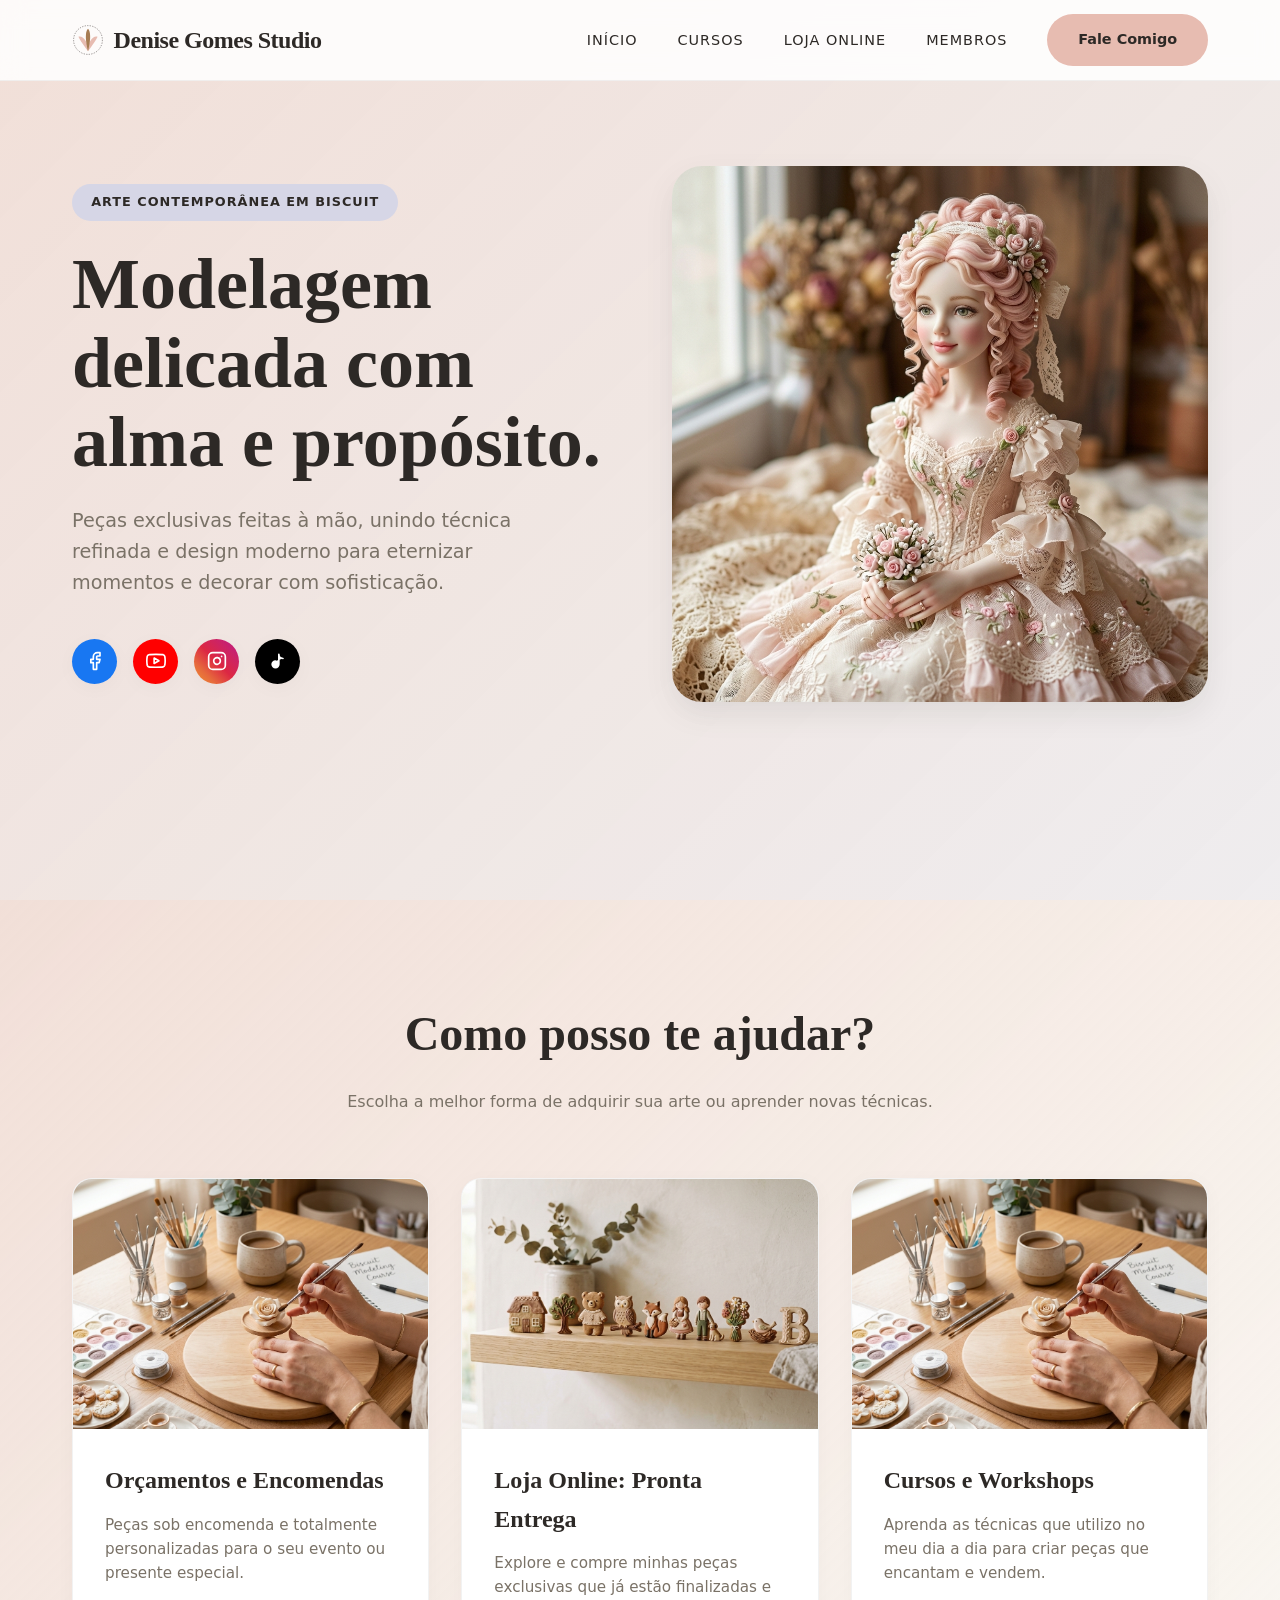
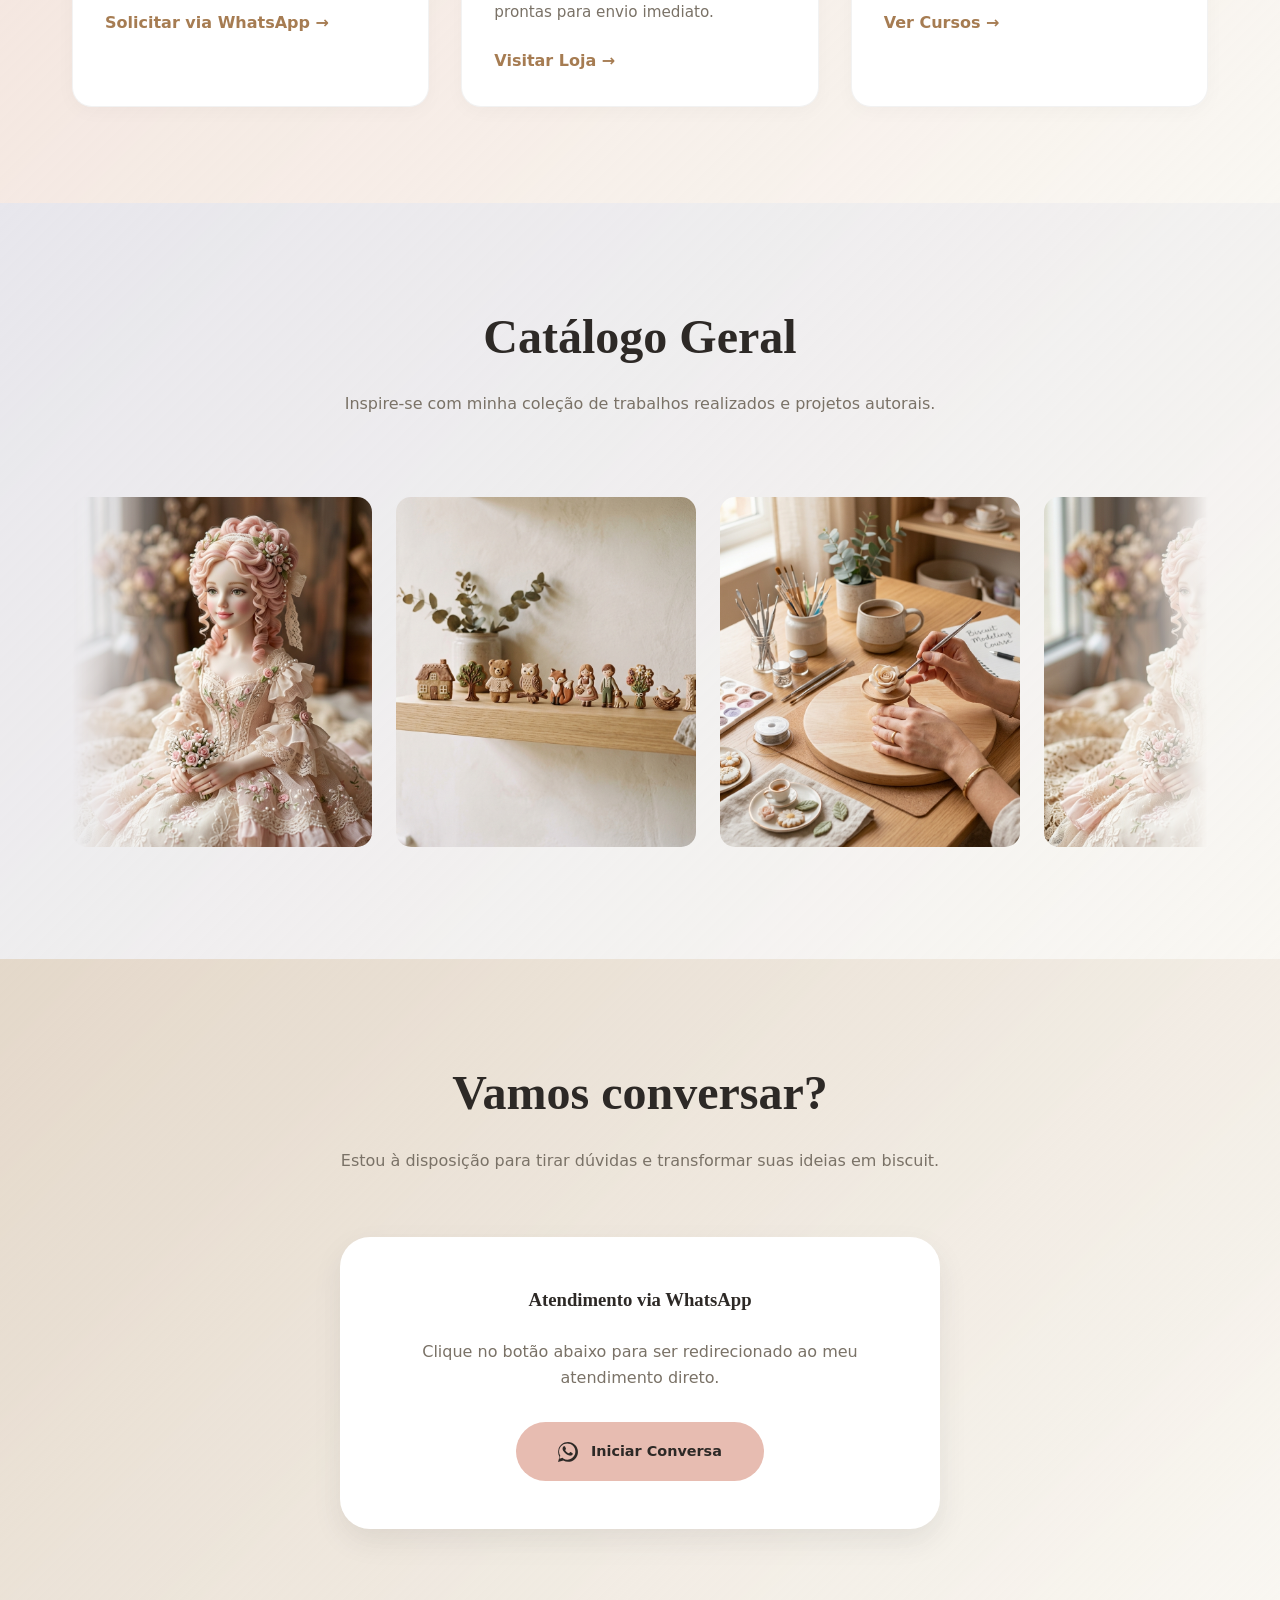
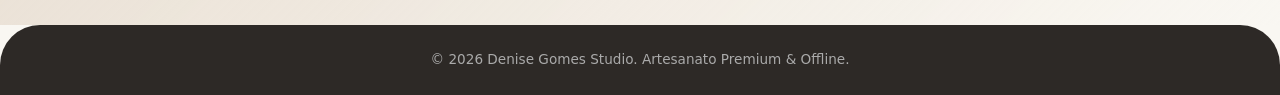
<file: index.html>
<!DOCTYPE html>
<html lang="pt-BR">

<head>
    <meta charset="UTF-8">
    <meta name="viewport" content="width=device-width, initial-scale=1.0">
    <title>Denise Gomes Studio | Modelagem em Biscuit & Arte Personalizada</title>
    <meta name="description"
        content="Estúdio de biscuit premium por Denise Gomes. Orçamentos de peças personalizadas, loja online e cursos de modelagem.">
    <link rel="icon" type="image/svg+xml" href="assets/images/logo.svg">
    <link rel="stylesheet" href="assets/css/style.css">
</head>

<body>
    <!-- Floating Background SVGs Container -->
    <div id="floating-bg"></div>

    <!-- Navigation -->
    <header id="header">
        <div class="container">
            <nav>
                <div class="logo">
                    <img src="assets/images/logo.svg" alt="Logo Denise Gomes Studio" class="logo-icon">
                    Denise Gomes Studio
                </div>
                <div class="mobile-menu-toggle" aria-label="Abrir menu">
                    <span></span>
                    <span></span>
                    <span></span>
                </div>
                <div class="nav-menu">
                    <ul class="nav-links">
                        <li><a href="#" class="nav-link">Início</a></li>
                        <li><a href="cursos/index.html" class="nav-link">Cursos</a></li>
                        <li><a href="loja/index.html" class="nav-link">Loja Online</a></li>
                        <li><a href="membros/index.html" class="nav-link">Membros</a></li>
                    </ul>
                    <a href="#contatos" class="btn-cta nav-link">Fale Comigo</a>
                </div>
            </nav>
        </div>
    </header>

    <!-- SPA Content Container -->
    <main id="app-content" class="page-entering">

        <!-- Hero Section -->
        <section class="hero" id="home">
            <div class="container">
                <div class="hero-wrapper">
                    <div class="hero-content">
                        <span class="hero-tag animate-on-load delay-1">Arte Contemporânea em Biscuit</span>

                        <!-- Mobile Image -->
                        <div class="hero-image mobile-only animate-on-load delay-2">
                            <img src="assets/images/hero.png" alt="Escultura em Biscuit Denise Gomes">
                        </div>

                        <h1 class="animate-on-load delay-3">Modelagem delicada com alma e propósito.</h1>
                        <p class="animate-on-load delay-4">Peças exclusivas feitas à mão, unindo técnica refinada e
                            design moderno para eternizar
                            momentos e decorar com sofisticação.</p>
                        <div class="hero-social-buttons animate-on-load delay-5">
                            <a href="https://www.facebook.com/denisegomesbiscuit/" class="social-btn facebook"
                                aria-label="Facebook">
                                <svg viewBox="0 0 24 24" width="24" height="24" stroke="currentColor" stroke-width="2"
                                    fill="none" stroke-linecap="round" stroke-linejoin="round">
                                    <path d="M18 2h-3a5 5 0 0 0-5 5v3H7v4h3v8h4v-8h3l1-4h-4V7a1 1 0 0 1 1-1h3z"></path>
                                </svg>
                            </a>
                            <a href="https://www.youtube.com/@denisegomestudio" class="social-btn youtube"
                                aria-label="YouTube">
                                <svg viewBox="0 0 24 24" width="24" height="24" stroke="currentColor" stroke-width="2"
                                    fill="none" stroke-linecap="round" stroke-linejoin="round">
                                    <path
                                        d="M22.54 6.42a2.78 2.78 0 0 0-1.94-2C18.88 4 12 4 12 4s-6.88 0-8.6.46a2.78 2.78 0 0 0-1.94 2A29 29 0 0 0 1 11.75a29 29 0 0 0 .46 5.33A2.78 2.78 0 0 0 3.4 19c1.72.46 8.6.46 8.6.46s6.88 0 8.6-.46a2.78 2.78 0 0 0 1.94-2 29 29 0 0 0 .46-5.25 29 29 0 0 0-.46-5.33z">
                                    </path>
                                    <polygon points="9.75 15.02 15.5 11.75 9.75 8.48 9.75 15.02"></polygon>
                                </svg>
                            </a>
                            <a href="https://www.instagram.com/denisegomestudio/" class="social-btn instagram"
                                aria-label="Instagram">
                                <svg viewBox="0 0 24 24" width="24" height="24" stroke="currentColor" stroke-width="2"
                                    fill="none" stroke-linecap="round" stroke-linejoin="round">
                                    <rect x="2" y="2" width="20" height="20" rx="5" ry="5"></rect>
                                    <path d="M16 11.37A4 4 0 1 1 12.63 8 4 4 0 0 1 16 11.37z"></path>
                                    <line x1="17.5" y1="6.5" x2="17.51" y2="6.5"></line>
                                </svg>
                            </a>
                            <a href="https://www.tiktok.com/@denisegomestudio" class="social-btn tiktok"
                                aria-label="TikTok">
                                <svg viewBox="0 0 24 24" width="24" height="24" stroke="currentColor" stroke-width="2"
                                    fill="none" stroke-linecap="round" stroke-linejoin="round">
                                    <path d="M9 12a4 4 0 1 0 4 4V4a5 5 0 0 0 5 5"></path>
                                </svg>
                            </a>
                            <!--<a href="#" class="social-btn pinterest" aria-label="Pinterest">
                                <svg viewBox="0 0 24 24" width="24" height="24" stroke="currentColor" stroke-width="2"
                                    fill="none" stroke-linecap="round" stroke-linejoin="round">
                                    <path
                                        d="M8 22V9.5C8 7 10 5 12.5 5 15.5 5 17 7 17 9.5 17 12.5 15 14.5 12.5 14.5 11 14.5 10 13.5 10 13.5L8 22">
                                    </path>
                                </svg>
                            </a>-->
                        </div>
                    </div>
                    <!-- Desktop Image -->
                    <div class="hero-image desktop-only animate-on-load delay-3">
                        <img src="assets/images/hero.png" alt="Escultura em Biscuit Denise Gomes">
                    </div>
                </div>
            </div>
        </section>

        <!-- Services Section -->
        <section class="section-padding bg-gradient-1" id="servicos">
            <div class="container">
                <div class="section-title">
                    <h2>Como posso te ajudar?</h2>
                    <p>Escolha a melhor forma de adquirir sua arte ou aprender novas técnicas.</p>
                </div>
                <div class="course-grid">
                    <!-- WhatsApp Encomendas -->
                    <div class="course-card">
                        <div class="course-img">
                            <img src="assets/images/workshop.png" alt="Orçamentos de Biscuit">
                        </div>
                        <div class="course-info">
                            <h3>Orçamentos e Encomendas</h3>
                            <p>Peças sob encomenda e totalmente personalizadas para o seu evento ou presente especial.
                            </p>
                            <a href="https://api.whatsapp.com/send?phone=5511999999999&text=Olá! Gostaria de um orçamento para uma peça personalizada."
                                class="social-icon-link" style="color: var(--accent-color); font-weight: 700;">Solicitar
                                via WhatsApp →</a>
                        </div>
                    </div>
                    <!-- Loja Online -->
                    <div class="course-card">
                        <div class="course-img">
                            <img src="assets/images/gallery1.png" alt="Loja Online Biscuit">
                        </div>
                        <div class="course-info">
                            <h3>Loja Online: Pronta Entrega</h3>
                            <p>Explore e compre minhas peças exclusivas que já estão finalizadas e prontas para envio
                                imediato.</p>
                            <a href="loja/index.html" style="color: var(--accent-color); font-weight: 700;">Visitar Loja
                                →</a>
                        </div>
                    </div>
                    <!-- Cursos -->
                    <div class="course-card">
                        <div class="course-img">
                            <img src="assets/images/workshop.png" alt="Cursos de Biscuit">
                        </div>
                        <div class="course-info">
                            <h3>Cursos e Workshops</h3>
                            <p>Aprenda as técnicas que utilizo no meu dia a dia para criar peças que encantam e vendem.
                            </p>
                            <a href="cursos/index.html" style="color: var(--accent-color); font-weight: 700;">Ver Cursos
                                →</a>
                        </div>
                    </div>
                </div>
            </div>
        </section>

        <!-- Gallery Section (Infinite Slideshow) -->
        <section class="section-padding bg-gradient-2" id="galeria">
            <div class="container">
                <div class="section-title">
                    <h2>Catálogo Geral</h2>
                    <p>Inspire-se com minha coleção de trabalhos realizados e projetos autorais.</p>
                </div>
                <div class="marquee-wrapper">
                    <div class="marquee-content">
                        <div class="gallery-item"><img src="assets/images/hero.png" alt="Biscuit Moderno"></div>
                        <div class="gallery-item"><img src="assets/images/gallery1.png" alt="Biscuit Moderno"></div>
                        <div class="gallery-item"><img src="assets/images/workshop.png" alt="Biscuit Moderno"></div>
                        <div class="gallery-item"><img src="assets/images/hero.png" alt="Biscuit Moderno"></div>
                        <div class="gallery-item"><img src="assets/images/gallery1.png" alt="Biscuit Moderno"></div>
                        <!-- Duplicated for continuous effect -->
                        <div class="gallery-item"><img src="assets/images/hero.png" alt="Biscuit Moderno"></div>
                        <div class="gallery-item"><img src="assets/images/gallery1.png" alt="Biscuit Moderno"></div>
                        <div class="gallery-item"><img src="assets/images/workshop.png" alt="Biscuit Moderno"></div>
                        <div class="gallery-item"><img src="assets/images/hero.png" alt="Biscuit Moderno"></div>
                        <div class="gallery-item"><img src="assets/images/gallery1.png" alt="Biscuit Moderno"></div>
                    </div>
                </div>
            </div>
        </section>

        <!-- Contacts Section -->
        <section class="section-padding bg-gradient-3" id="contatos">
            <div class="container">
                <div class="section-title">
                    <h2>Vamos conversar?</h2>
                    <p>Estou à disposição para tirar dúvidas e transformar suas ideias em biscuit.</p>
                </div>
                <div
                    style="max-width: 600px; margin: 0 auto; background: var(--white); padding: 3rem; border-radius: 30px; box-shadow: var(--shadow-medium); text-align: center;">
                    <h3 style="margin-bottom: 1.5rem;">Atendimento via WhatsApp</h3>
                    <p style="margin-bottom: 2rem; color: var(--text-muted);">Clique no botão abaixo para ser
                        redirecionado ao meu atendimento direto.</p>
                    <a href="https://api.whatsapp.com/send?phone=5521994097767&text=Olá Denise! Vim pelo site e gostaria de falar sobre suas peças."
                        class="btn-cta"
                        style="display: inline-flex; align-items: center; gap: 0.8rem; padding: 1rem 2.5rem;">
                        <svg viewBox="0 0 24 24" style="width: 20px; fill: currentColor;">
                            <path
                                d="M.057 24l1.687-6.163c-1.041-1.804-1.588-3.849-1.587-5.946.003-6.556 5.338-11.891 11.893-11.891 3.181.001 6.167 1.24 8.413 3.488 2.246 2.248 3.484 5.232 3.484 8.412-.003 6.557-5.338 11.892-11.893 11.892-1.997-.001-3.951-.5-5.688-1.448l-6.309 1.656zm6.29-4.143c1.589.943 3.111 1.417 4.708 1.418 5.4 0 9.791-4.391 9.793-9.791.001-2.617-1.018-5.078-2.868-6.929-1.851-1.852-4.312-2.872-6.928-2.873-5.4 0-9.791 4.391-9.794 9.791 0 1.83.513 3.435 1.484 4.908l-.986 3.599 3.693-.969zm10.707-6.804c-.299-.15-1.768-.873-2.043-.973-.274-.1-.475-.15-.675.15-.2.3-.775 1.058-.95 1.258-.175.2-.35.225-.65.075-.3-.15-1.264-.467-2.408-1.488-.89-.793-1.49-1.772-1.665-2.072-.175-.3-.019-.463.13-.612.135-.133.299-.349.449-.524.15-.174.2-.299.3-.499.1-.2.05-.375-.025-.524-.075-.15-.675-1.623-.925-2.223-.244-.587-.491-.507-.675-.517-.174-.008-.375-.01-.575-.01-.2 0-.525.075-.8.375-.275.3-1.05 1.025-1.05 2.5s1.075 2.9 1.225 3.1c.15.2 2.113 3.226 5.12 4.526.714.309 1.272.494 1.708.633.717.228 1.368.196 1.884.119.575-.085 1.768-.723 2.018-1.423.25-.7.25-1.3.175-1.423-.075-.124-.275-.199-.575-.349z" />
                        </svg>
                        Iniciar Conversa
                    </a>
                </div>
            </div>
        </section>
    </main>

    <!-- Footer -->
    <footer>
        <div class="container">
            <div class="footer-bottom">
                <p>&copy; 2026 Denise Gomes Studio. Artesanato Premium & Offline.</p>
            </div>
        </div>
    </footer>

    <script src="assets/js/main.js"></script>
</body>

</html>
</file>
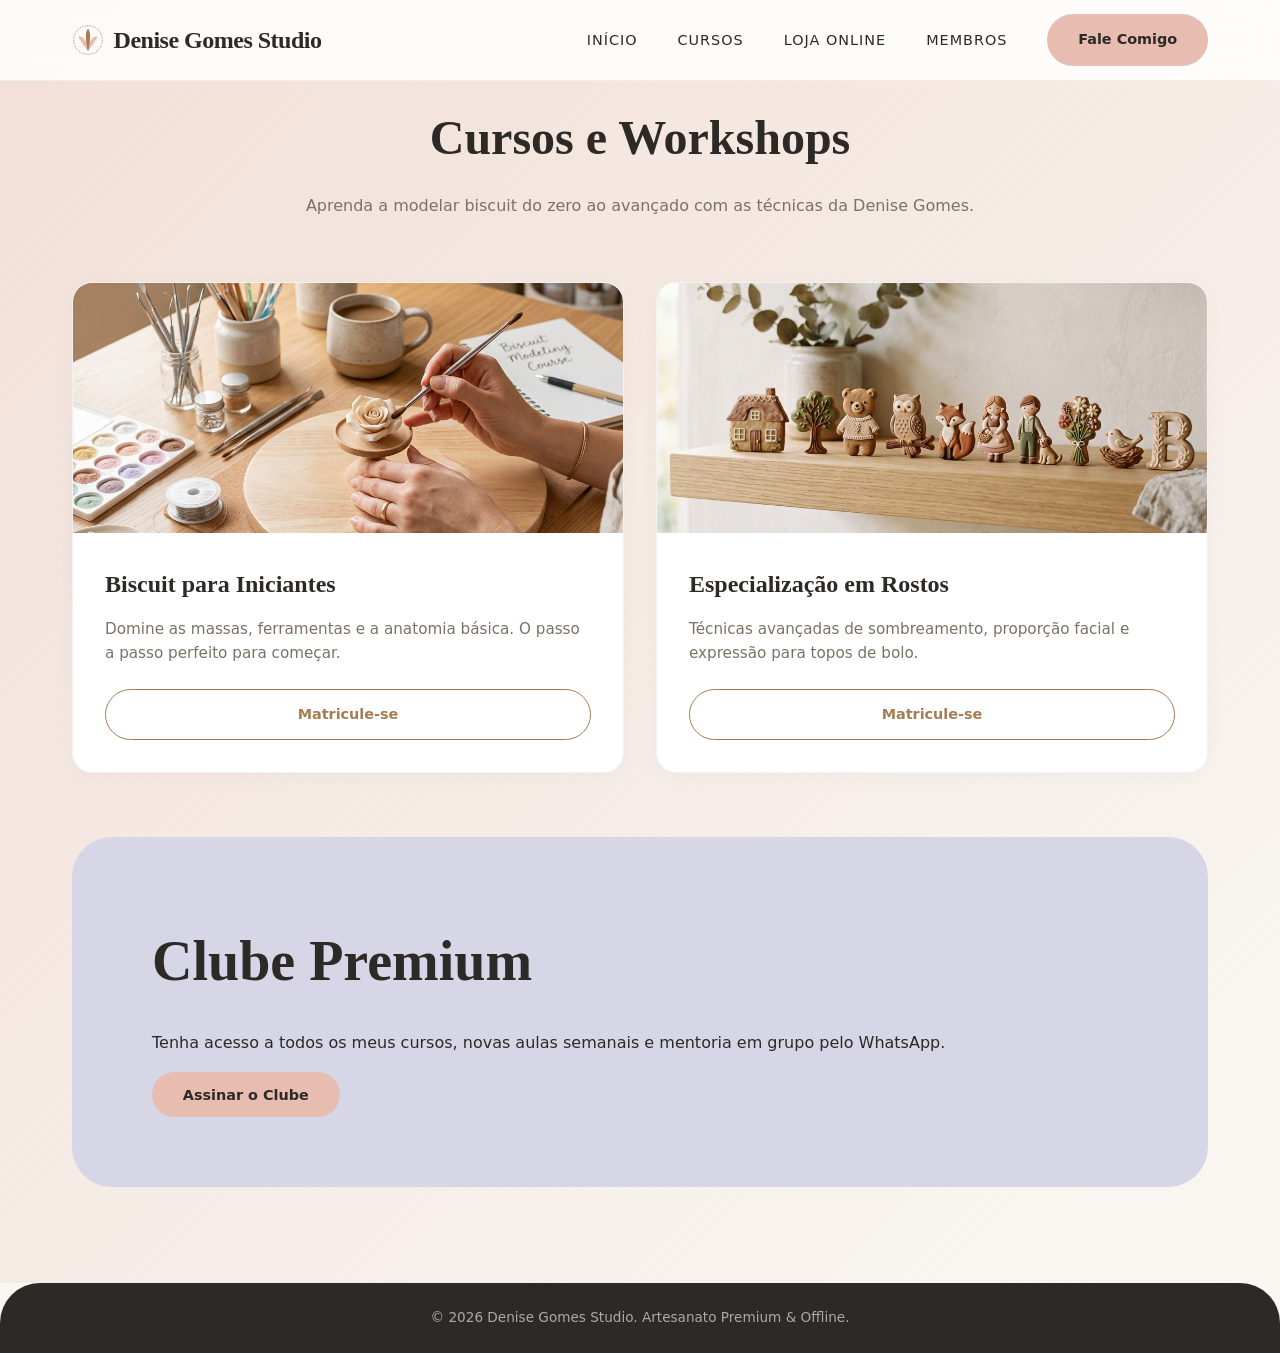
<file: cursos/index.html>
<!DOCTYPE html>
<html lang="pt-BR">
<head>
    <meta charset="UTF-8">
    <meta name="viewport" content="width=device-width, initial-scale=1.0">
    <title>Cursos & Workshops | Denise Gomes Studio</title>
    <meta name="description" content="Aprenda técnicas profissionais para criar peças impecáveis em biscuit.">
    <link rel="icon" type="image/svg+xml" href="../assets/images/logo.svg">
    <link rel="stylesheet" href="../assets/css/style.css">
</head>
<body>
    <!-- Floating Background SVGs Container -->
    <div id="floating-bg"></div>

    <!-- Navigation -->
    <header id="header">
        <div class="container">
            <nav>
                <div class="logo">
                    <img src="../assets/images/logo.svg" alt="Logo Denise Gomes Studio" class="logo-icon">
                    Denise Gomes Studio
                </div>
                <div class="mobile-menu-toggle" aria-label="Abrir menu">
                    <span></span>
                    <span></span>
                    <span></span>
                </div>
                <div class="nav-menu">
                    <ul class="nav-links">
                        <li><a href="../index.html" class="nav-link">Início</a></li>
                        <li><a href="index.html" class="nav-link">Cursos</a></li>
                        <li><a href="../loja/index.html" class="nav-link">Loja Online</a></li>
                        <li><a href="../membros/index.html" class="nav-link">Membros</a></li>
                    </ul>
                    <a href="../index.html#contatos" class="btn-cta nav-link">Fale Comigo</a>
                </div>
            </nav>
        </div>
    </header>

    <main id="app-content">
        <section class="bg-gradient-1" style="min-height: 80vh; padding: 100px 0 2rem 0;">
            <div class="container">
                <div class="section-title">
                    <h2 class="animate-on-load delay-1">Cursos e Workshops</h2>
                    <p class="animate-on-load delay-2">Aprenda a modelar biscuit do zero ao avançado com as técnicas da Denise Gomes.</p>
                </div>
                <div class="course-grid animate-on-load delay-3">
                    <div class="course-card">
                        <div class="course-img">
                            <img src="../assets/images/workshop.png" alt="Biscuit para Iniciantes">
                        </div>
                        <div class="course-info">
                            <h3>Biscuit para Iniciantes</h3>
                            <p>Domine as massas, ferramentas e a anatomia básica. O passo a passo perfeito para começar.</p>
                            <a href="#" class="btn-cta" style="display: block; text-align: center; background: transparent; border: 1px solid var(--accent-color); color: var(--accent-color);">Matricule-se</a>
                        </div>
                    </div>
                    <div class="course-card">
                        <div class="course-img">
                            <img src="../assets/images/gallery1.png" alt="Especialização em Rostos">
                        </div>
                        <div class="course-info">
                            <h3>Especialização em Rostos</h3>
                            <p>Técnicas avançadas de sombreamento, proporção facial e expressão para topos de bolo.</p>
                            <a href="#" class="btn-cta" style="display: block; text-align: center; background: transparent; border: 1px solid var(--accent-color); color: var(--accent-color);">Matricule-se</a>
                        </div>
                    </div>
                </div>

                <div class="membership animate-on-load delay-4" style="margin-top: 4rem;">
                    <div class="membership-content">
                        <h2>Clube Premium</h2>
                        <p>Tenha acesso a todos os meus cursos, novas aulas semanais e mentoria em grupo pelo WhatsApp.</p>
                        <br>
                        <a href="../membros/index.html" class="btn-cta">Assinar o Clube</a>
                    </div>
                </div>
            </div>
        </section>
    </main>

    <!-- Footer -->
    <footer>
        <div class="container">
            <div class="footer-bottom">
                <p>&copy; 2026 Denise Gomes Studio. Artesanato Premium & Offline.</p>
            </div>
        </div>
    </footer>

    <script src="../assets/js/main.js"></script>
</body>
</html>
</file>
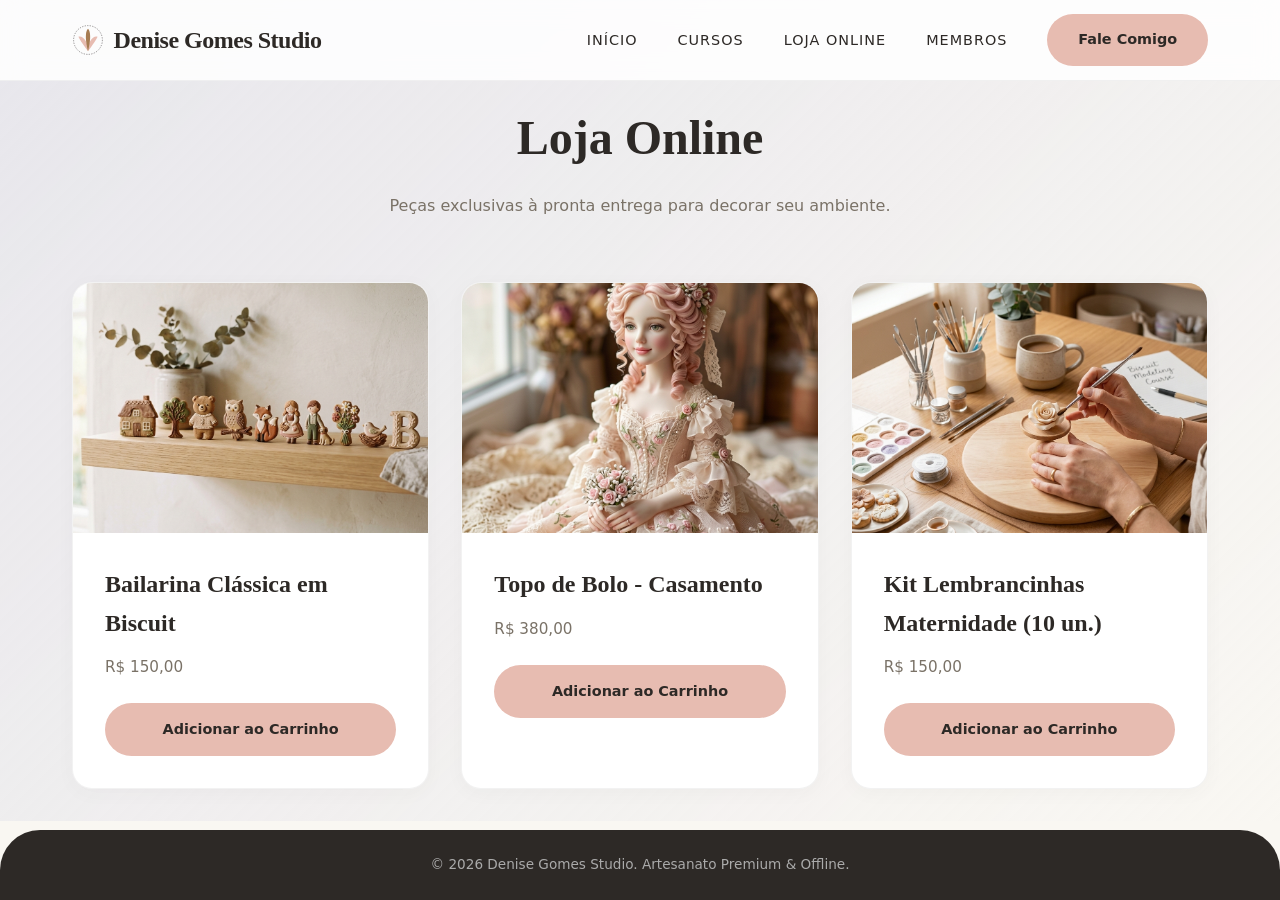
<file: loja/index.html>
<!DOCTYPE html>
<html lang="pt-BR">
<head>
    <meta charset="UTF-8">
    <meta name="viewport" content="width=device-width, initial-scale=1.0">
    <title>Loja Online | Denise Gomes Studio</title>
    <meta name="description" content="Compre peças exclusivas de biscuit à pronta entrega da Denise Gomes Studio.">
    <link rel="icon" type="image/svg+xml" href="../assets/images/logo.svg">
    <link rel="stylesheet" href="../assets/css/style.css">
</head>
<body>
    <!-- Floating Background SVGs Container -->
    <div id="floating-bg"></div>

    <!-- Navigation -->
    <header id="header">
        <div class="container">
            <nav>
                <div class="logo">
                    <img src="../assets/images/logo.svg" alt="Logo Denise Gomes Studio" class="logo-icon">
                    Denise Gomes Studio
                </div>
                <div class="mobile-menu-toggle" aria-label="Abrir menu">
                    <span></span>
                    <span></span>
                    <span></span>
                </div>
                <div class="nav-menu">
                    <ul class="nav-links">
                        <li><a href="../index.html" class="nav-link">Início</a></li>
                        <li><a href="../cursos/index.html" class="nav-link">Cursos</a></li>
                        <li><a href="index.html" class="nav-link">Loja Online</a></li>
                        <li><a href="../membros/index.html" class="nav-link">Membros</a></li>
                    </ul>
                    <a href="../index.html#contatos" class="btn-cta nav-link">Fale Comigo</a>
                </div>
            </nav>
        </div>
    </header>

    <main id="app-content">
        <section class="bg-gradient-2" style="min-height: 80vh; padding: 100px 0 2rem 0;">
            <div class="container">
                <div class="section-title">
                    <h2 class="animate-on-load delay-1">Loja Online</h2>
                    <p class="animate-on-load delay-2">Peças exclusivas à pronta entrega para decorar seu ambiente.</p>
                </div>
                <div class="course-grid animate-on-load delay-3">
                    <div class="course-card">
                        <div class="course-img">
                            <img src="../assets/images/gallery1.png" alt="Bailarina Clássica">
                        </div>
                        <div class="course-info">
                            <h3>Bailarina Clássica em Biscuit</h3>
                            <p>R$ 150,00</p>
                            <a href="#" class="btn-cta" style="display: block; text-align: center;">Adicionar ao Carrinho</a>
                        </div>
                    </div>
                    <div class="course-card">
                        <div class="course-img">
                            <img src="../assets/images/hero.png" alt="Topo de Bolo Casamento">
                        </div>
                        <div class="course-info">
                            <h3>Topo de Bolo - Casamento</h3>
                            <p>R$ 380,00</p>
                            <a href="#" class="btn-cta" style="display: block; text-align: center;">Adicionar ao Carrinho</a>
                        </div>
                    </div>
                    <div class="course-card">
                        <div class="course-img">
                            <img src="../assets/images/workshop.png" alt="Lembrancinha Maternidade">
                        </div>
                        <div class="course-info">
                            <h3>Kit Lembrancinhas Maternidade (10 un.)</h3>
                            <p>R$ 150,00</p>
                            <a href="#" class="btn-cta" style="display: block; text-align: center;">Adicionar ao Carrinho</a>
                        </div>
                    </div>
                </div>
            </div>
        </section>
    </main>

    <!-- Footer -->
    <footer>
        <div class="container">
            <div class="footer-bottom">
                <p>&copy; 2026 Denise Gomes Studio. Artesanato Premium & Offline.</p>
            </div>
        </div>
    </footer>

    <script src="../assets/js/main.js"></script>
</body>
</html>
</file>
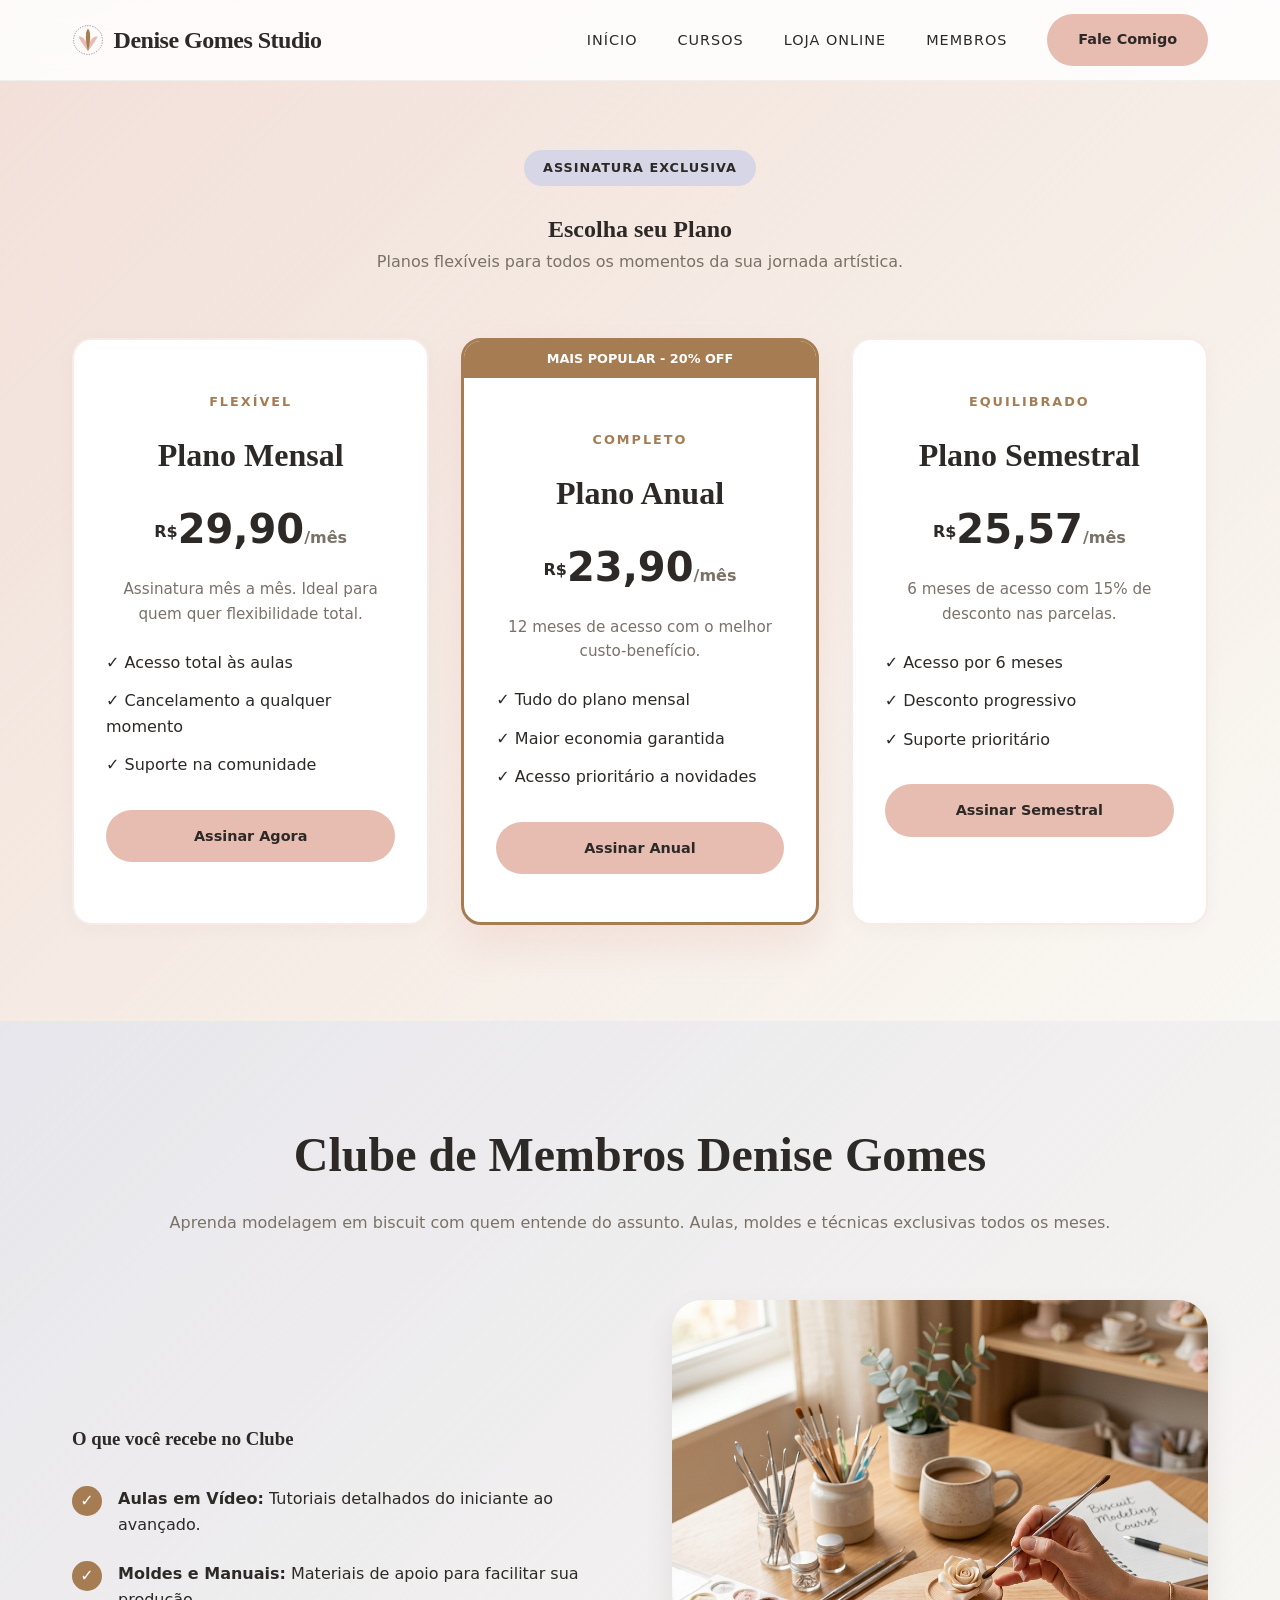
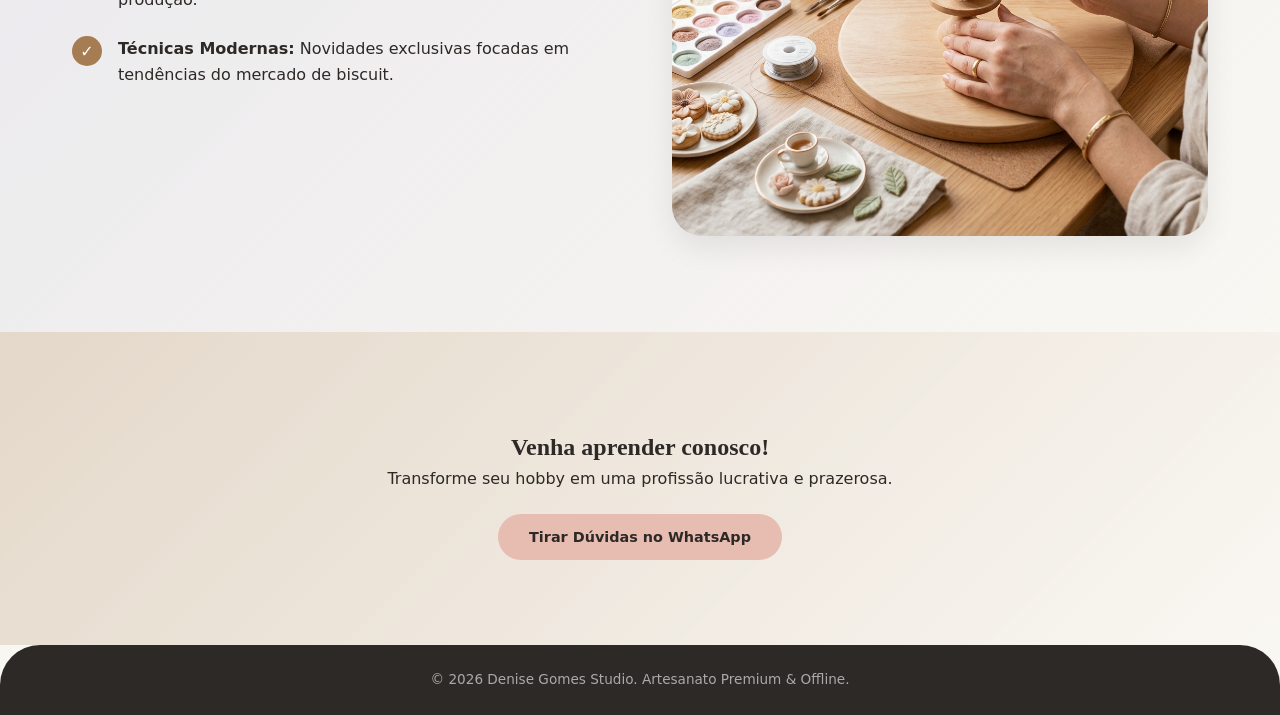
<file: membros/index.html>
<!DOCTYPE html>
<html lang="pt-BR">

<head>
    <meta charset="UTF-8">
    <meta name="viewport" content="width=device-width, initial-scale=1.0">
    <title>Clube de Membros | Denise Gomes Studio</title>
    <meta name="description"
        content="Faça parte do Clube de Membros da Denise Gomes. Aulas exclusivas, moldes e técnicas avançadas de biscuit.">
    <link rel="icon" type="image/svg+xml" href="../assets/images/logo.svg">
    <link rel="stylesheet" href="../assets/css/style.css">
    <style>
        .plan-card {
            transition: all 0.4s cubic-bezier(0.175, 0.885, 0.32, 1.275);
        }
        .plan-card:hover {
            transform: translateY(-20px) scale(1.02);
            border-color: var(--accent-color) !important;
            box-shadow: 0 30px 60px rgba(226, 162, 155, 0.3) !important;
        }
    </style>
</head>

<body>
    <!-- Floating Background SVGs Container -->
    <div id="floating-bg"></div>

    <!-- Navigation -->
    <header id="header">
        <div class="container">
            <nav>
                <div class="logo">
                    <img src="../assets/images/logo.svg" alt="Logo Denise Gomes Studio" class="logo-icon">
                    Denise Gomes Studio
                </div>
                <div class="mobile-menu-toggle" aria-label="Abrir menu">
                    <span></span>
                    <span></span>
                    <span></span>
                </div>
                <div class="nav-menu">
                    <ul class="nav-links">
                        <li><a href="../index.html" class="nav-link">Início</a></li>
                        <li><a href="../cursos/index.html" class="nav-link">Cursos</a></li>
                        <li><a href="../loja/index.html" class="nav-link">Loja Online</a></li>
                        <li><a href="index.html" class="nav-link">Membros</a></li>
                    </ul>
                    <a href="../index.html#contatos" class="btn-cta nav-link">Fale Comigo</a>
                </div>
            </nav>
        </div>
    </header>

    <main id="app-content">
        <!-- Plans Section (At Top) -->
        <section class="section-padding bg-gradient-1" style="padding-top: 150px;">
            <div class="container">
                <div class="section-title">
                    <span class="hero-tag animate-on-load delay-1">Assinatura Exclusiva</span>
                    <h1 class="animate-on-load delay-2">Escolha seu Plano</h1>
                    <p class="animate-on-load delay-3">Planos flexíveis para todos os momentos da sua jornada artística.</p>
                </div>
                
                <div class="course-grid">
                    <!-- Plano Mensal -->
                    <div class="course-card plan-card animate-on-load delay-3" style="border: 2px solid rgba(231, 188, 177, 0.3);">
                        <div class="course-info" style="text-align: center; padding: 3rem 2rem;">
                            <span style="text-transform: uppercase; letter-spacing: 2px; font-size: 0.8rem; color: var(--accent-color); font-weight: 700;">Flexível</span>
                            <h3 style="font-size: 2rem; margin: 1rem 0;">Plano Mensal</h3>
                            <div class="price" style="font-size: 2.5rem; font-weight: 700; margin-bottom: 1rem;">
                                <span style="font-size: 1rem; vertical-align: middle;">R$</span>29,90<span style="font-size: 1rem; color: var(--text-muted);">/mês</span>
                            </div>
                            <p>Assinatura mês a mês. Ideal para quem quer flexibilidade total.</p>
                            <ul style="list-style: none; padding: 0; margin-bottom: 2rem; text-align: left;">
                                <li style="margin-bottom: 0.8rem;">✓ Acesso total às aulas</li>
                                <li style="margin-bottom: 0.8rem;">✓ Cancelamento a qualquer momento</li>
                                <li style="margin-bottom: 0.8rem;">✓ Suporte na comunidade</li>
                            </ul>
                            <a href="#" class="btn-cta" style="width: 100%; display: block;">Assinar Agora</a>
                        </div>
                    </div>

                    <!-- Plano Anual -->
                    <div class="course-card plan-card animate-on-load delay-4" style="border: 3px solid var(--accent-color); transform: scale(1.05); box-shadow: 0 20px 40px rgba(226, 162, 155, 0.2);">
                        <div style="background: var(--accent-color); color: white; padding: 0.5rem; text-align: center; font-weight: 700; font-size: 0.8rem; text-transform: uppercase;">Mais Popular - 20% OFF</div>
                        <div class="course-info" style="text-align: center; padding: 3rem 2rem;">
                            <span style="text-transform: uppercase; letter-spacing: 2px; font-size: 0.8rem; color: var(--accent-color); font-weight: 700;">Completo</span>
                            <h3 style="font-size: 2rem; margin: 1rem 0;">Plano Anual</h3>
                            <div class="price" style="font-size: 2.5rem; font-weight: 700; margin-bottom: 1rem;">
                                <span style="font-size: 1rem; vertical-align: middle;">R$</span>23,90<span style="font-size: 1rem; color: var(--text-muted);">/mês</span>
                            </div>
                            <p>12 meses de acesso com o melhor custo-benefício.</p>
                            <ul style="list-style: none; padding: 0; margin-bottom: 2rem; text-align: left;">
                                <li style="margin-bottom: 0.8rem;">✓ Tudo do plano mensal</li>
                                <li style="margin-bottom: 0.8rem;">✓ Maior economia garantida</li>
                                <li style="margin-bottom: 0.8rem;">✓ Acesso prioritário a novidades</li>
                            </ul>
                            <a href="#" class="btn-cta" style="width: 100%; display: block;">Assinar Anual</a>
                        </div>
                    </div>

                    <!-- Plano Semestral -->
                    <div class="course-card plan-card animate-on-load delay-5" style="border: 2px solid rgba(231, 188, 177, 0.3);">
                        <div class="course-info" style="text-align: center; padding: 3rem 2rem;">
                            <span style="text-transform: uppercase; letter-spacing: 2px; font-size: 0.8rem; color: var(--accent-color); font-weight: 700;">Equilibrado</span>
                            <h3 style="font-size: 2rem; margin: 1rem 0;">Plano Semestral</h3>
                            <div class="price" style="font-size: 2.5rem; font-weight: 700; margin-bottom: 1rem;">
                                <span style="font-size: 1rem; vertical-align: middle;">R$</span>25,57<span style="font-size: 1rem; color: var(--text-muted);">/mês</span>
                            </div>
                            <p>6 meses de acesso com 15% de desconto nas parcelas.</p>
                            <ul style="list-style: none; padding: 0; margin-bottom: 2rem; text-align: left;">
                                <li style="margin-bottom: 0.8rem;">✓ Acesso por 6 meses</li>
                                <li style="margin-bottom: 0.8rem;">✓ Desconto progressivo</li>
                                <li style="margin-bottom: 0.8rem;">✓ Suporte prioritário</li>
                            </ul>
                            <a href="#" class="btn-cta" style="width: 100%; display: block;">Assinar Semestral</a>
                        </div>
                    </div>
                </div>
            </div>
        </section>

        <!-- Hero Content (Now Below Plans) -->
        <section class="section-padding bg-gradient-2">
            <div class="container">
                <div class="section-title">
                    <h2 class="animate-on-load delay-1">Clube de Membros Denise Gomes</h2>
                    <p class="animate-on-load delay-2">Aprenda modelagem em biscuit com quem entende do assunto. Aulas, moldes e técnicas exclusivas todos os meses.</p>
                </div>
                
                <div class="hero-wrapper" style="align-items: center; margin-top: 3rem;">
                    <div class="hero-content">
                        <h3 class="animate-on-load delay-1">O que você recebe no Clube</h3>
                        <ul style="list-style: none; padding: 0; margin-top: 2rem;">
                            <li class="animate-on-load delay-2" style="margin-bottom: 1.5rem; display: flex; align-items: flex-start; gap: 1rem;">
                                <div style="background: var(--accent-color); color: white; width: 30px; height: 30px; border-radius: 50%; display: flex; align-items: center; justify-content: center; flex-shrink: 0;">✓</div>
                                <div>
                                    <strong>Aulas em Vídeo:</strong> Tutoriais detalhados do iniciante ao avançado.
                                </div>
                            </li>
                            <li class="animate-on-load delay-3" style="margin-bottom: 1.5rem; display: flex; align-items: flex-start; gap: 1rem;">
                                <div style="background: var(--accent-color); color: white; width: 30px; height: 30px; border-radius: 50%; display: flex; align-items: center; justify-content: center; flex-shrink: 0;">✓</div>
                                <div>
                                    <strong>Moldes e Manuais:</strong> Materiais de apoio para facilitar sua produção.
                                </div>
                            </li>
                            <li class="animate-on-load delay-4" style="margin-bottom: 1.5rem; display: flex; align-items: flex-start; gap: 1rem;">
                                <div style="background: var(--accent-color); color: white; width: 30px; height: 30px; border-radius: 50%; display: flex; align-items: center; justify-content: center; flex-shrink: 0;">✓</div>
                                <div>
                                    <strong>Técnicas Modernas:</strong> Novidades exclusivas focadas em tendências do mercado de biscuit.
                                </div>
                            </li>
                        </ul>
                    </div>
                    <div class="hero-image desktop-only animate-on-load delay-3">
                        <img src="../assets/images/workshop.png" alt="Aulas de Biscuit" style="border-radius: 30px;">
                    </div>
                </div>
            </div>
        </section>

        <!-- Final Call -->
        <section class="section-padding bg-gradient-3" style="text-align: center;">
            <div class="container">
                <h2 class="animate-on-load delay-1">Venha aprender conosco!</h2>
                <p class="animate-on-load delay-2" style="margin-bottom: 2rem;">Transforme seu hobby em uma profissão lucrativa e prazerosa.</p>
                <a href="https://api.whatsapp.com/send?phone=5521994097767&text=Olá Denise! Gostaria de saber mais sobre o Clube de Membros." class="btn-cta animate-on-load delay-3">Tirar Dúvidas no WhatsApp</a>
            </div>
        </section>
    </main>

    <!-- Footer -->
    <footer>
        <div class="container">
            <div class="footer-bottom">
                <p>&copy; 2026 Denise Gomes Studio. Artesanato Premium & Offline.</p>
            </div>
        </div>
    </footer>

    <script src="../assets/js/main.js"></script>
</body>

</html>
</file>
<file: assets/css/style.css>
:root {
    /* Refined "Mature" Pastel Palette */
    --bg-color: #F9F7F2;
    /* Linen/Off-white */
    --primary-color: #E7BCB1;
    /* Dusty Rose */
    --secondary-color: #D6D6E6;
    /* Muted Lavender */
    --accent-color: #A67C52;
    /* Sophisticated Bronze/Brown */
    --text-primary: #2D2926;
    /* Charcoal */
    --text-muted: #7A7267;
    /* Muted Taupe */
    --white: #FFFFFF;

    /* Gradients (Mais marcados) */
    --gradient-primary: linear-gradient(135deg, #E7BCB1 0%, #F9F7F2 100%);
    --gradient-soft: linear-gradient(135deg, rgba(231, 188, 177, 0.4) 0%, rgba(214, 214, 230, 0.3) 100%);

    /* Typography */
    --font-serif: "Playfair Display", "Georgia", serif;
    --font-sans: "Inter", "Segoe UI", system-ui, sans-serif;

    /* Effects */
    --shadow-soft: 0 4px 20px rgba(0, 0, 0, 0.03);
    --shadow-medium: 0 12px 30px rgba(0, 0, 0, 0.08);
    --glass: rgba(255, 255, 255, 0.85);
    --glass-blur: blur(12px);
}

* {
    margin: 0;
    padding: 0;
    box-sizing: border-box;
}

html {
    scroll-behavior: smooth;
}

body {
    background-color: var(--bg-color);
    color: var(--text-primary);
    font-family: var(--font-sans);
    line-height: 1.6;
    overflow-x: hidden;
    display: flex;
    flex-direction: column;
    min-height: 100vh;
}

main {
    flex: 1;
}

h1,
h2,
h3,
h4 {
    font-family: var(--font-serif);
    font-weight: 600;
    color: var(--text-primary);
}

a {
    text-decoration: none;
    color: inherit;
    transition: all 0.3s ease;
}

ul {
    list-style: none;
}

img {
    max-width: 100%;
    display: block;
}

/* Layout Utilities */
.container {
    max-width: 1200px;
    margin: 0 auto;
    padding: 0 2rem;
}

.section-padding {
    padding: 6rem 0;
}

/* Top Social Bar */
.social-top-bar {
    background: var(--white);
    padding: 0.5rem 0;
    border-bottom: 1px solid rgba(0, 0, 0, 0.05);
    font-size: 0.8rem;
}

.social-top-bar .container {
    display: flex;
    justify-content: flex-end;
    gap: 1.5rem;
}

.social-icon-link {
    display: flex;
    align-items: center;
    gap: 0.5rem;
    color: var(--text-muted);
    transition: color 0.3s ease;
}

.social-icon-link:hover {
    color: var(--accent-color);
}

.social-icon-link svg {
    width: 16px;
    height: 16px;
    fill: currentColor;
}

/* Navigation */
header {
    position: fixed;
    top: 0;
    left: 0;
    width: 100%;
    z-index: 1000;
    background: var(--glass);
    backdrop-filter: var(--glass-blur);
    -webkit-backdrop-filter: var(--glass-blur);
    border-bottom: 1px solid rgba(0, 0, 0, 0.05);
    transition: all 0.3s ease;
}

header.scrolled {
    padding: 0.5rem 0;
    box-shadow: var(--shadow-soft);
}

nav {
    display: flex;
    justify-content: space-between;
    align-items: center;
    height: 80px;
}

.logo {
    display: flex;
    align-items: center;
    gap: 0.6rem;
    font-family: var(--font-serif);
    font-size: 1.5rem;
    font-weight: 700;
    letter-spacing: -0.5px;
}

.logo-icon {
    width: 32px;
    height: 32px;
}

.nav-menu {
    display: flex;
    align-items: center;
    gap: 2.5rem;
}

.nav-links {
    display: flex;
    gap: 2.5rem;
}

/* Mobile Menu Toggle */
.mobile-menu-toggle {
    display: none;
    flex-direction: column;
    gap: 6px;
    cursor: pointer;
    z-index: 1001;
}

.mobile-menu-toggle span {
    width: 30px;
    height: 3px;
    background-color: var(--text-primary);
    transition: all 0.3s ease;
    border-radius: 3px;
}

.nav-links a {
    font-size: 0.9rem;
    font-weight: 500;
    text-transform: uppercase;
    letter-spacing: 1px;
    color: var(--text-primary);
}

.nav-links a:hover {
    color: var(--accent-color);
}

.btn-cta {
    background-color: var(--primary-color);
    color: var(--text-primary);
    padding: 0.8rem 1.8rem;
    border-radius: 50px;
    font-weight: 600;
    font-size: 0.9rem;
    transition: all 0.3s ease;
    border: 2px solid transparent;
}

.btn-cta:hover {
    background-color: transparent;
    border-color: var(--primary-color);
    transform: translateY(-2px);
    box-shadow: var(--shadow-soft);
}

/* Hero Section */
.hero {
    min-height: 100vh;
    display: flex;
    align-items: center;
    position: relative;
    background: var(--gradient-soft);
    padding-bottom: 2rem;
}

.hero-wrapper {
    display: flex;
    align-items: center;
    gap: 4rem;
}

.mobile-only { display: none; }
.desktop-only { display: block; }

.hero-content {
    flex: 1;
    z-index: 2;
}

.hero-tag {
    display: inline-block;
    background: var(--secondary-color);
    padding: 0.5rem 1.2rem;
    border-radius: 50px;
    font-size: 0.8rem;
    font-weight: 600;
    margin-bottom: 1.5rem;
    text-transform: uppercase;
    letter-spacing: 1px;
}

.hero h1 {
    font-size: 4.5rem;
    line-height: 1.1;
    margin-bottom: 1.5rem;
}

.hero p {
    font-size: 1.2rem;
    color: var(--text-muted);
    max-width: 500px;
    margin-bottom: 2.5rem;
}

.hero-image {
    flex: 1;
    height: 80%;
    position: relative;
}

.hero-image img {
    width: 100%;
    height: 100%;
    object-fit: cover;
    border-radius: 30px;
    box-shadow: var(--shadow-medium);
}

/* Features/Courses */
.section-title {
    text-align: center;
    margin-bottom: 4rem;
}

.section-title h2 {
    font-size: 3rem;
    margin-bottom: 1rem;
}

.section-title p {
    color: var(--text-muted);
}

.course-grid {
    display: grid;
    grid-template-columns: repeat(auto-fit, minmax(300px, 1fr));
    gap: 2rem;
}

.course-card {
    background: var(--white);
    border-radius: 20px;
    overflow: hidden;
    transition: all 0.5s cubic-bezier(0.2, 0.8, 0.2, 1);
    box-shadow: var(--shadow-soft);
    border: 1px solid rgba(0, 0, 0, 0.05);
}

.course-card:hover {
    transform: translateY(-15px);
    box-shadow: 0 25px 50px rgba(0, 0, 0, 0.12);
}

.course-img {
    height: 250px;
    overflow: hidden;
}

.course-img img {
    width: 100%;
    height: 100%;
    object-fit: cover;
    transition: transform 0.8s cubic-bezier(0.2, 0.8, 0.2, 1);
}

.course-card:hover .course-img img {
    transform: scale(1.15) rotate(2deg);
}

.course-info {
    padding: 2rem;
}

.course-info h3 {
    font-size: 1.5rem;
    margin-bottom: 0.8rem;
}

.course-info p {
    color: var(--text-muted);
    font-size: 0.95rem;
    margin-bottom: 1.5rem;
}

/* Membership */
.membership {
    background-color: var(--secondary-color);
    border-radius: 40px;
    padding: 5rem;
    display: flex;
    align-items: center;
    gap: 4rem;
    margin: 4rem 0;
}

.membership-content {
    flex: 1;
}

.membership-content h2 {
    font-size: 3.5rem;
    margin-bottom: 1.5rem;
}

/* Marquee Slideshow for Gallery */
.marquee-wrapper {
    width: 100%;
    overflow: hidden;
    padding: 1rem 0;
    /* Alpha gradient on edges */
    -webkit-mask-image: linear-gradient(to right, transparent, black 10%, black 90%, transparent);
    mask-image: linear-gradient(to right, transparent, black 10%, black 90%, transparent);
}

.marquee-content {
    display: flex;
    gap: 1.5rem;
    width: max-content;
    animation: scroll-marquee 30s linear infinite;
}

.marquee-content:hover {
    animation-play-state: paused;
}

.gallery-item {
    width: 300px;
    height: 350px;
    position: relative;
    border-radius: 15px;
    overflow: hidden;
    cursor: pointer;
    flex-shrink: 0;
}

@keyframes scroll-marquee {
    0% {
        transform: translateX(0);
    }

    100% {
        transform: translateX(calc(-50% - 0.75rem));
    }
}

.gallery-item img {
    width: 100%;
    height: 100%;
    object-fit: cover;
    transition: all 0.5s ease;
}

.gallery-item:hover img {
    transform: scale(1.05);
    filter: brightness(0.8);
}

/* Footer */
footer {
    background: var(--text-primary);
    color: var(--white);
    border-top-left-radius: 40px;
    border-top-right-radius: 40px;
    padding: 1.5rem 0;
}

.footer-grid {
    display: grid;
    grid-template-columns: repeat(auto-fit, minmax(200px, 1fr));
    gap: 3rem;
    margin-bottom: 4rem;
}

.footer-col h4 {
    color: var(--white);
    margin-bottom: 1.5rem;
    font-size: 1.2rem;
}

.footer-col ul li {
    margin-bottom: 0.8rem;
}

.footer-col ul li a {
    color: #AAA;
    font-size: 0.9rem;
}

.footer-col ul li a:hover {
    color: var(--primary-color);
}

.footer-bottom {
    text-align: center;
    font-size: 0.85rem;
    color: #AAA;
}

/* Animations */
@keyframes fadeIn {
    from {
        opacity: 0;
        transform: translateY(20px);
    }

    to {
        opacity: 1;
        transform: translateY(0);
    }
}

.fade-in {
    animation: fadeIn 1s cubic-bezier(0.2, 0.8, 0.2, 1) forwards;
}

/* SPA Transitions */
#app-content {
    transition: opacity 0.4s ease, transform 0.4s ease;
    min-height: 80vh;
}

#app-content.exiting {
    opacity: 0;
    transform: translateY(20px);
}

#app-content.entering {
    opacity: 0;
    transform: translateY(-20px);
}

/* On-load staggering animations */
.animate-on-load {
    opacity: 0;
    transform: translateY(30px);
    animation: fadeInLoad 0.8s cubic-bezier(0.2, 0.8, 0.2, 1) forwards;
}

.delay-1 { animation-delay: 0.1s; }
.delay-2 { animation-delay: 0.2s; }
.delay-3 { animation-delay: 0.3s; }
.delay-4 { animation-delay: 0.4s; }

@keyframes fadeInLoad {
    to {
        opacity: 1;
        transform: translateY(0);
    }
}

/* Responsive */
@media (max-width: 992px) {
    .hero {
        height: auto;
    }

    .hero-wrapper {
        flex-direction: column;
        text-align: center;
        gap: 1.5rem;
    }
    
    .mobile-only {
        display: block;
    }
    
    .desktop-only {
        display: none;
    }
    
    .hero-image.mobile-only {
        height: auto;
        max-width: 320px;
        margin: 1.5rem auto;
    }
    
    .hero-social-buttons {
        justify-content: center;
    }

    .hero h1 {
        font-size: 2.8rem;
    }

    .hero p {
        margin: 0 auto 2.5rem;
    }

    .membership {
        flex-direction: column;
        padding: 3rem 2rem;
        text-align: center;
    }
}

@media (max-width: 768px) {
    .mobile-menu-toggle {
        display: flex;
    }

    .nav-menu {
        position: fixed;
        top: 0;
        right: -100%;
        width: 100%;
        height: 100vh;
        background: var(--bg-color);
        flex-direction: column;
        justify-content: center;
        align-items: center;
        gap: 2rem;
        transition: right 0.4s cubic-bezier(0.2, 0.8, 0.2, 1);
        z-index: 1000;
    }

    .nav-menu.active {
        right: 0;
    }

    .nav-links {
        flex-direction: column;
        gap: 2rem;
        text-align: center;
    }
    
    .nav-links a {
        font-size: 1.2rem;
    }

    .mobile-menu-toggle.active span:nth-child(1) {
        transform: translateY(9px) rotate(45deg);
    }
    .mobile-menu-toggle.active span:nth-child(2) {
        opacity: 0;
    }
    .mobile-menu-toggle.active span:nth-child(3) {
        transform: translateY(-9px) rotate(-45deg);
    }
}

/* Background Gradients */
.bg-gradient-1 {
    background: linear-gradient(135deg, rgba(231, 188, 177, 0.4) 0%, rgba(249, 247, 242, 1) 100%);
}

.bg-gradient-2 {
    background: linear-gradient(135deg, rgba(214, 214, 230, 0.5) 0%, rgba(249, 247, 242, 1) 100%);
}

.bg-gradient-3 {
    background: linear-gradient(135deg, rgba(166, 124, 82, 0.25) 0%, rgba(249, 247, 242, 1) 100%);
}

/* Floating Background SVGs */
#floating-bg {
    position: fixed;
    top: 0;
    left: 0;
    width: 100%;
    height: 100%;
    overflow: hidden;
    z-index: -1;
    /* Behind all content */
    pointer-events: none;
}

.floating-element {
    position: absolute;
    color: var(--primary-color);
    /* Uses the dusty rose */
    opacity: 0.15;
    /* Subtle */
    will-change: transform;
    animation-name: floatUp;
    animation-timing-function: linear;
    animation-iteration-count: infinite;
}

@keyframes floatUp {
    0% {
        transform: translateY(100vh) rotate(0deg) scale(1);
        opacity: 0;
    }

    10% {
        opacity: 0.15;
    }

    90% {
        opacity: 0.15;
    }

    100% {
        transform: translateY(-100px) rotate(360deg) scale(1.5);
        opacity: 0;
    }
}

/* Hero Social Buttons */
.hero-social-buttons {
    display: flex;
    gap: 1rem;
    margin-top: 1rem;
}

.social-btn {
    display: flex;
    align-items: center;
    justify-content: center;
    width: 45px;
    height: 45px;
    border-radius: 50%;
    color: var(--white);
    border: none;
    box-shadow: var(--shadow-soft);
    transition: all 0.3s ease;
}

.social-btn.facebook { background-color: #1877F2; }
.social-btn.youtube { background-color: #FF0000; }
.social-btn.instagram { background: linear-gradient(45deg, #f09433 0%, #e6683c 25%, #dc2743 50%, #cc2366 75%, #bc1888 100%); }
.social-btn.tiktok { background-color: #000000; }
.social-btn.pinterest { background-color: #E60023; }

.social-btn svg {
    width: 20px;
    height: 20px;
    fill: currentColor;
}

.social-btn.facebook svg,
.social-btn.youtube svg,
.social-btn.instagram svg {
    fill: none;
    stroke: currentColor;
}

.social-btn:hover {
    transform: translateY(-5px) scale(1.1);
    box-shadow: var(--shadow-medium);
    filter: brightness(1.1);
}
</file>
